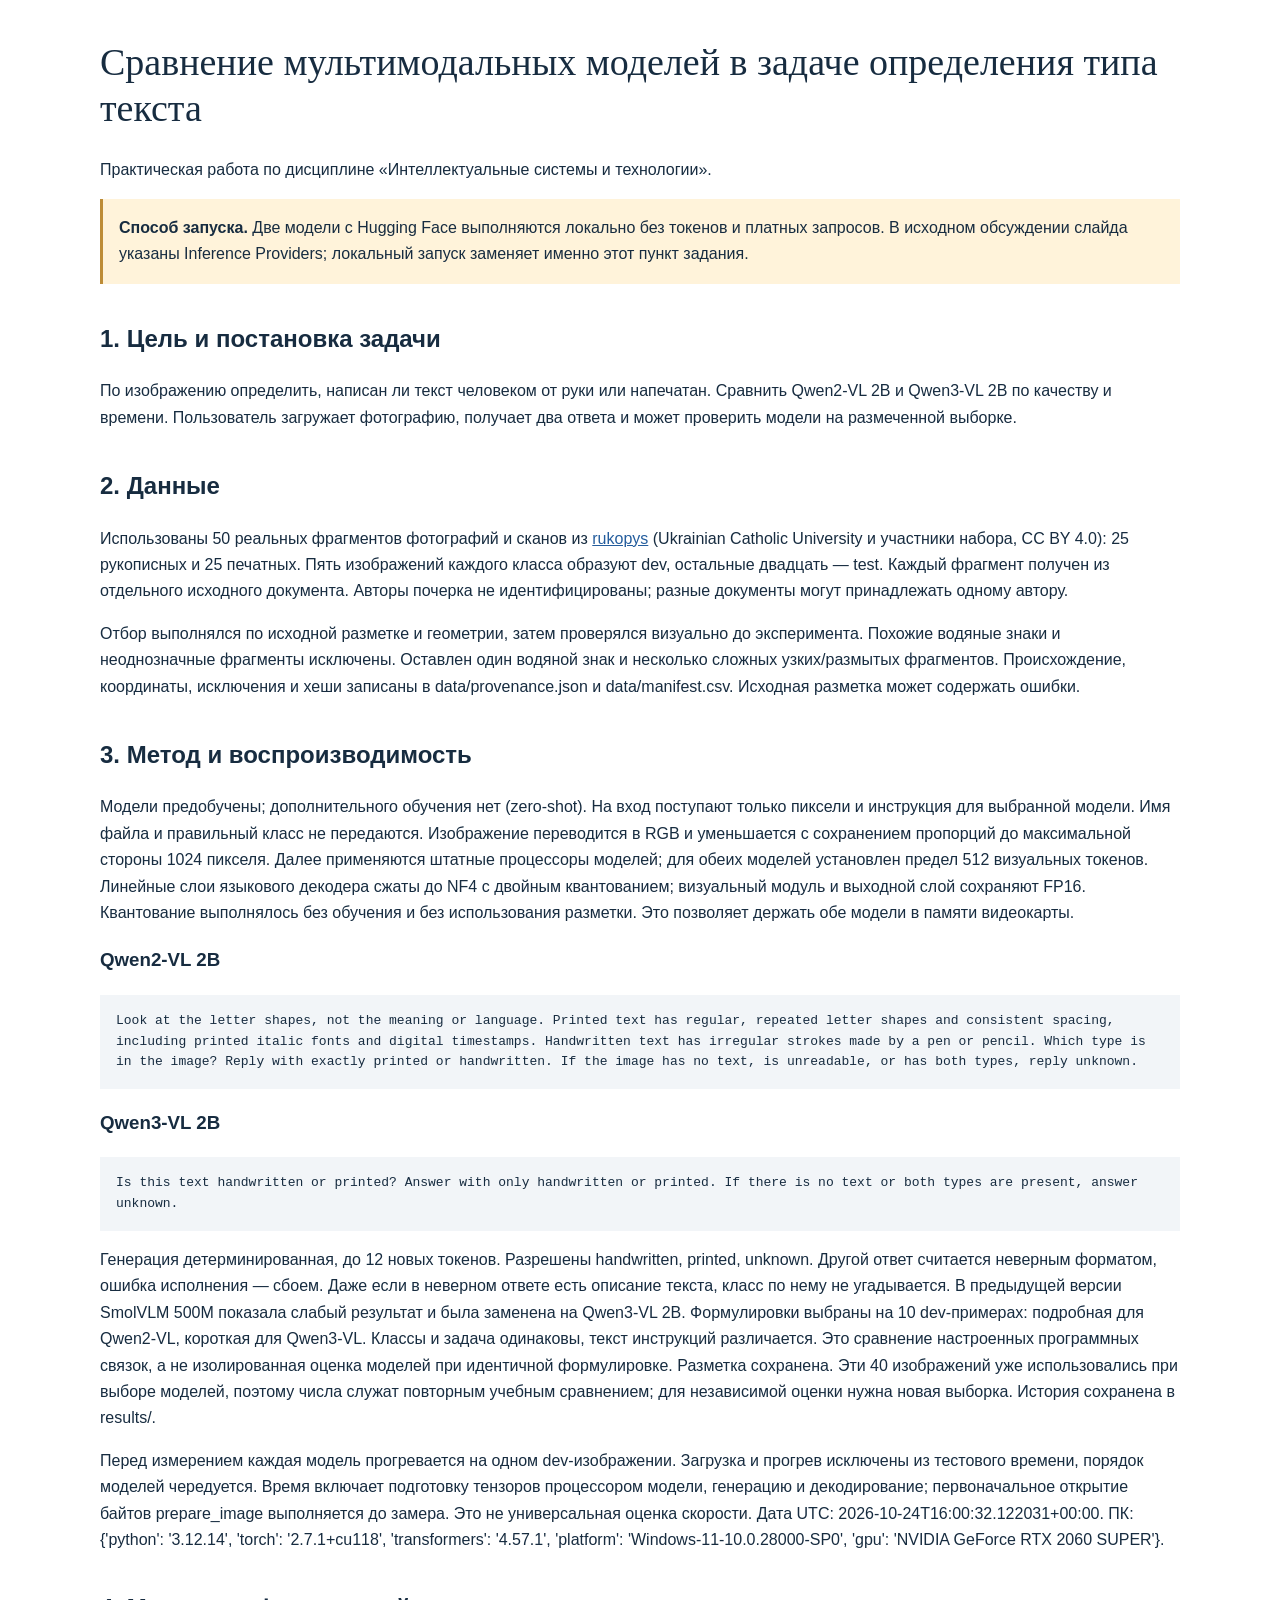
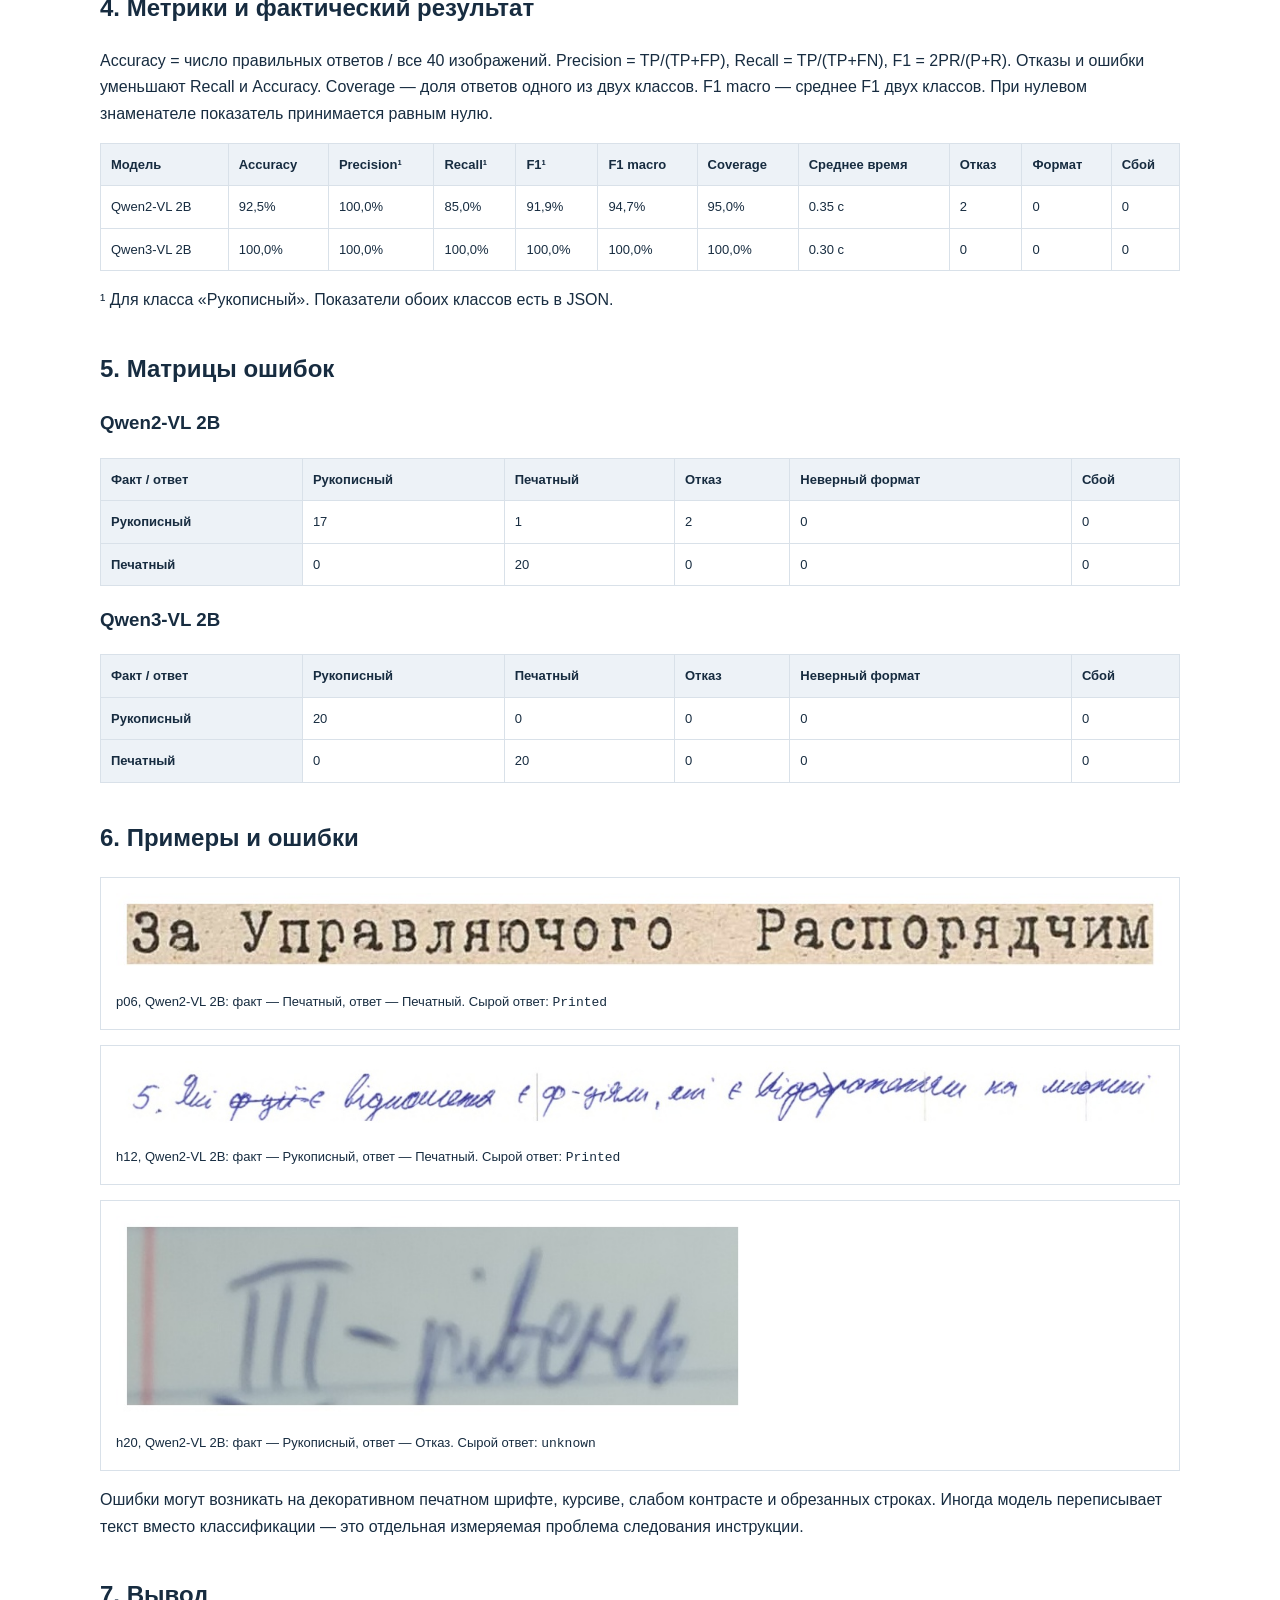
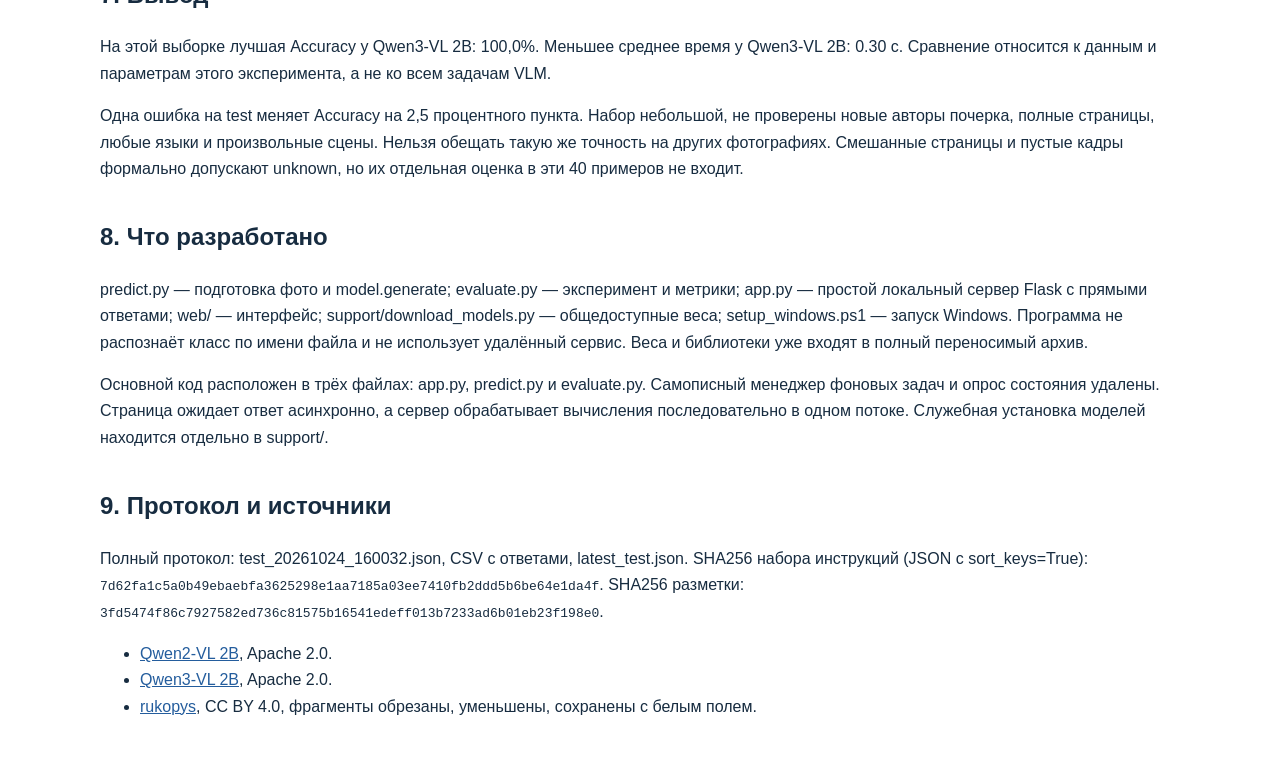
<file: docs/Отчет.html>
<!doctype html><html lang="ru"><meta charset="utf-8"><meta name="viewport" content="width=device-width,initial-scale=1"><title>Отчёт — классификация текста</title><style>body{font:16px/1.65 "Segoe UI",Arial,sans-serif;color:#172c40;max-width:1080px;margin:40px auto;padding:0 25px}h1{font:38px/1.2 Georgia,serif}h2{margin-top:35px}a{color:#245d9d}.callout{background:#fff3da;padding:16px;border-left:3px solid #bd8c37}table{border-collapse:collapse;width:100%;font-size:13px}td,th{padding:10px;text-align:left;border:1px solid #d9e1e9}th{background:#edf2f7}.scroll{overflow:auto}pre,code{white-space:pre-wrap;overflow-wrap:anywhere;font:13px/1.6 Consolas,monospace}pre{padding:16px;background:#f2f5f8}img{max-width:100%;max-height:200px}figure{padding:15px;border:1px solid #d9e1e9;margin:15px 0}figcaption{font-size:13px;margin-top:8px}@media print{body{margin:0;padding:0;font-size:11pt}h2{break-after:avoid}figure,table{break-inside:avoid}h1{font-size:26pt}.callout{background:white}}</style><body>

<h1>Сравнение мультимодальных моделей в задаче определения типа текста</h1>
<p>Практическая работа по дисциплине «Интеллектуальные системы и технологии».</p>
<div class="callout"><strong>Способ запуска.</strong> Две модели с Hugging Face выполняются
локально без токенов и платных запросов. В исходном обсуждении слайда указаны
Inference Providers; локальный запуск заменяет именно этот пункт задания.</div>
<h2>1. Цель и постановка задачи</h2>
<p>По изображению определить, написан ли текст человеком от руки или напечатан.
Сравнить Qwen2-VL 2B и Qwen3-VL 2B по качеству и времени. Пользователь загружает
фотографию, получает два ответа и может проверить модели на размеченной выборке.</p>
<h2>2. Данные</h2>
<p>Использованы 50 реальных фрагментов фотографий и сканов из
<a href="https://huggingface.co/datasets/UkrainianCatholicUniversity/rukopys">rukopys</a>
(Ukrainian Catholic University и участники набора, CC BY 4.0): 25 рукописных и
25 печатных. Пять изображений каждого класса образуют dev, остальные двадцать — test.
Каждый фрагмент получен из отдельного исходного документа. Авторы почерка не
идентифицированы; разные документы могут принадлежать одному автору.</p>
<p>Отбор выполнялся по исходной разметке и геометрии, затем проверялся визуально
до эксперимента. Похожие водяные знаки и неоднозначные фрагменты исключены.
Оставлен один водяной знак и несколько сложных узких/размытых фрагментов.
Происхождение, координаты, исключения и хеши записаны в data/provenance.json
и data/manifest.csv. Исходная разметка может содержать ошибки.</p>
<h2>3. Метод и воспроизводимость</h2>
<p>Модели предобучены; дополнительного обучения нет (zero-shot). На вход поступают
только пиксели и инструкция для выбранной модели. Имя файла и правильный класс не
передаются. Изображение переводится в RGB и уменьшается с сохранением пропорций
до максимальной стороны 1024 пикселя. Далее применяются штатные процессоры моделей;
для обеих моделей установлен предел 512 визуальных токенов. Линейные слои
языкового декодера сжаты до NF4 с двойным квантованием; визуальный модуль и
выходной слой сохраняют FP16. Квантование выполнялось без обучения и без
использования разметки. Это позволяет держать обе модели в памяти видеокарты.</p>
<h3>Qwen2-VL 2B</h3><pre>Look at the letter shapes, not the meaning or language. Printed text has regular, repeated letter shapes and consistent spacing, including printed italic fonts and digital timestamps. Handwritten text has irregular strokes made by a pen or pencil. Which type is in the image? Reply with exactly printed or handwritten. If the image has no text, is unreadable, or has both types, reply unknown.</pre><h3>Qwen3-VL 2B</h3><pre>Is this text handwritten or printed? Answer with only handwritten or printed. If there is no text or both types are present, answer unknown.</pre>
<p>Генерация детерминированная, до 12 новых токенов. Разрешены handwritten, printed,
unknown. Другой ответ считается неверным форматом, ошибка исполнения — сбоем.
Даже если в неверном ответе есть описание текста, класс по нему не угадывается.
В предыдущей версии SmolVLM 500M показала слабый результат и была заменена
на Qwen3-VL 2B. Формулировки выбраны на 10 dev-примерах: подробная для Qwen2-VL,
короткая для Qwen3-VL. Классы и задача одинаковы, текст инструкций различается.
Это сравнение настроенных программных связок, а не изолированная оценка моделей
при идентичной формулировке. Разметка сохранена. Эти 40 изображений уже
использовались при выборе моделей, поэтому числа служат повторным учебным
сравнением; для независимой оценки нужна новая выборка. История сохранена в results/.</p>
<p>Перед измерением каждая модель прогревается на одном dev-изображении. Загрузка
и прогрев исключены из тестового времени, порядок моделей чередуется. Время включает
подготовку тензоров процессором модели, генерацию и декодирование; первоначальное
открытие байтов prepare_image выполняется до замера. Это не универсальная оценка скорости.
Дата UTC: 2026-10-24T16:00:32.122031+00:00. ПК: {&#x27;python&#x27;: &#x27;3.12.14&#x27;, &#x27;torch&#x27;: &#x27;2.7.1+cu118&#x27;, &#x27;transformers&#x27;: &#x27;4.57.1&#x27;, &#x27;platform&#x27;: &#x27;Windows-11-10.0.28000-SP0&#x27;, &#x27;gpu&#x27;: &#x27;NVIDIA GeForce RTX 2060 SUPER&#x27;}.</p>
<h2>4. Метрики и фактический результат</h2>
<p>Accuracy = число правильных ответов / все 40 изображений. Precision = TP/(TP+FP),
Recall = TP/(TP+FN), F1 = 2PR/(P+R). Отказы и ошибки уменьшают Recall и Accuracy.
Coverage — доля ответов одного из двух классов. F1 macro — среднее F1 двух классов.
При нулевом знаменателе показатель принимается равным нулю.</p>
<div class="scroll"><table><tr><th>Модель</th><th>Accuracy</th><th>Precision¹</th><th>Recall¹</th><th>F1¹</th><th>F1 macro</th><th>Coverage</th><th>Среднее время</th><th>Отказ</th><th>Формат</th><th>Сбой</th></tr><tr><td>Qwen2-VL 2B</td><td>92,5%</td><td>100,0%</td><td>85,0%</td><td>91,9%</td><td>94,7%</td><td>95,0%</td><td>0.35 с</td><td>2</td><td>0</td><td>0</td></tr><tr><td>Qwen3-VL 2B</td><td>100,0%</td><td>100,0%</td><td>100,0%</td><td>100,0%</td><td>100,0%</td><td>100,0%</td><td>0.30 с</td><td>0</td><td>0</td><td>0</td></tr></table></div><p>¹ Для класса «Рукописный». Показатели обоих классов есть в JSON.</p>
<h2>5. Матрицы ошибок</h2><h3>Qwen2-VL 2B</h3><div class="scroll"><table><tr><th>Факт / ответ</th><th>Рукописный</th><th>Печатный</th><th>Отказ</th><th>Неверный формат</th><th>Сбой</th></tr><tr><th>Рукописный</th><td>17</td><td>1</td><td>2</td><td>0</td><td>0</td></tr><tr><th>Печатный</th><td>0</td><td>20</td><td>0</td><td>0</td><td>0</td></tr></table></div><h3>Qwen3-VL 2B</h3><div class="scroll"><table><tr><th>Факт / ответ</th><th>Рукописный</th><th>Печатный</th><th>Отказ</th><th>Неверный формат</th><th>Сбой</th></tr><tr><th>Рукописный</th><td>20</td><td>0</td><td>0</td><td>0</td><td>0</td></tr><tr><th>Печатный</th><td>0</td><td>20</td><td>0</td><td>0</td><td>0</td></tr></table></div>
<h2>6. Примеры и ошибки</h2><figure><img src="[data-uri]" alt="Пример p06"><figcaption>p06, Qwen2-VL 2B: факт — Печатный, ответ — Печатный. Сырой ответ: <code>Printed</code></figcaption></figure><figure><img src="[data-uri]" alt="Пример h12"><figcaption>h12, Qwen2-VL 2B: факт — Рукописный, ответ — Печатный. Сырой ответ: <code>Printed</code></figcaption></figure><figure><img src="[data-uri]" alt="Пример h20"><figcaption>h20, Qwen2-VL 2B: факт — Рукописный, ответ — Отказ. Сырой ответ: <code>unknown</code></figcaption></figure>
<p>Ошибки могут возникать на декоративном печатном шрифте, курсиве, слабом контрасте
и обрезанных строках. Иногда модель переписывает текст вместо классификации —
это отдельная измеряемая проблема следования инструкции.</p>
<h2>7. Вывод</h2><p>На этой выборке лучшая Accuracy у Qwen3-VL 2B: 100,0%. Меньшее среднее время у Qwen3-VL 2B: 0.30 с. Сравнение относится к данным и параметрам этого эксперимента, а не ко всем задачам VLM.</p>
<p>Одна ошибка на test меняет Accuracy на 2,5 процентного пункта. Набор небольшой,
не проверены новые авторы почерка, полные страницы, любые языки и произвольные сцены.
Нельзя обещать такую же точность на других фотографиях. Смешанные страницы и пустые
кадры формально допускают unknown, но их отдельная оценка в эти 40 примеров не входит.</p>
<h2>8. Что разработано</h2>
<p>predict.py — подготовка фото и model.generate; evaluate.py — эксперимент и метрики;
app.py — простой локальный сервер Flask с прямыми ответами; web/ — интерфейс;
support/download_models.py —
общедоступные веса; setup_windows.ps1 — запуск Windows. Программа не распознаёт класс
по имени файла и не использует удалённый сервис. Веса и библиотеки уже входят
в полный переносимый архив.</p>
<p>Основной код расположен в трёх файлах: app.py, predict.py и evaluate.py.
Самописный менеджер фоновых задач и опрос состояния удалены. Страница ожидает
ответ асинхронно, а сервер обрабатывает вычисления последовательно в одном потоке.
Служебная установка моделей находится отдельно в support/.</p>
<h2>9. Протокол и источники</h2>
<p>Полный протокол: test_20261024_160032.json, CSV с ответами, latest_test.json.
SHA256 набора инструкций (JSON с sort_keys=True): <code>7d62fa1c5a0b49ebaebfa3625298e1aa7185a03ee7410fb2ddd5b6be64e1da4f</code>.
SHA256 разметки: <code>3fd5474f86c7927582ed736c81575b16541edeff013b7233ad6b01eb23f198e0</code>.</p>
<ul><li><a href="https://huggingface.co/Qwen/Qwen2-VL-2B-Instruct">Qwen2-VL 2B</a>, Apache 2.0.</li>
<li><a href="https://huggingface.co/Qwen/Qwen3-VL-2B-Instruct">Qwen3-VL 2B</a>, Apache 2.0.</li>
<li><a href="https://huggingface.co/datasets/UkrainianCatholicUniversity/rukopys">rukopys</a>, CC BY 4.0,
фрагменты обрезаны, уменьшены, сохранены с белым полем.</li></ul>
</body></html>
</file>
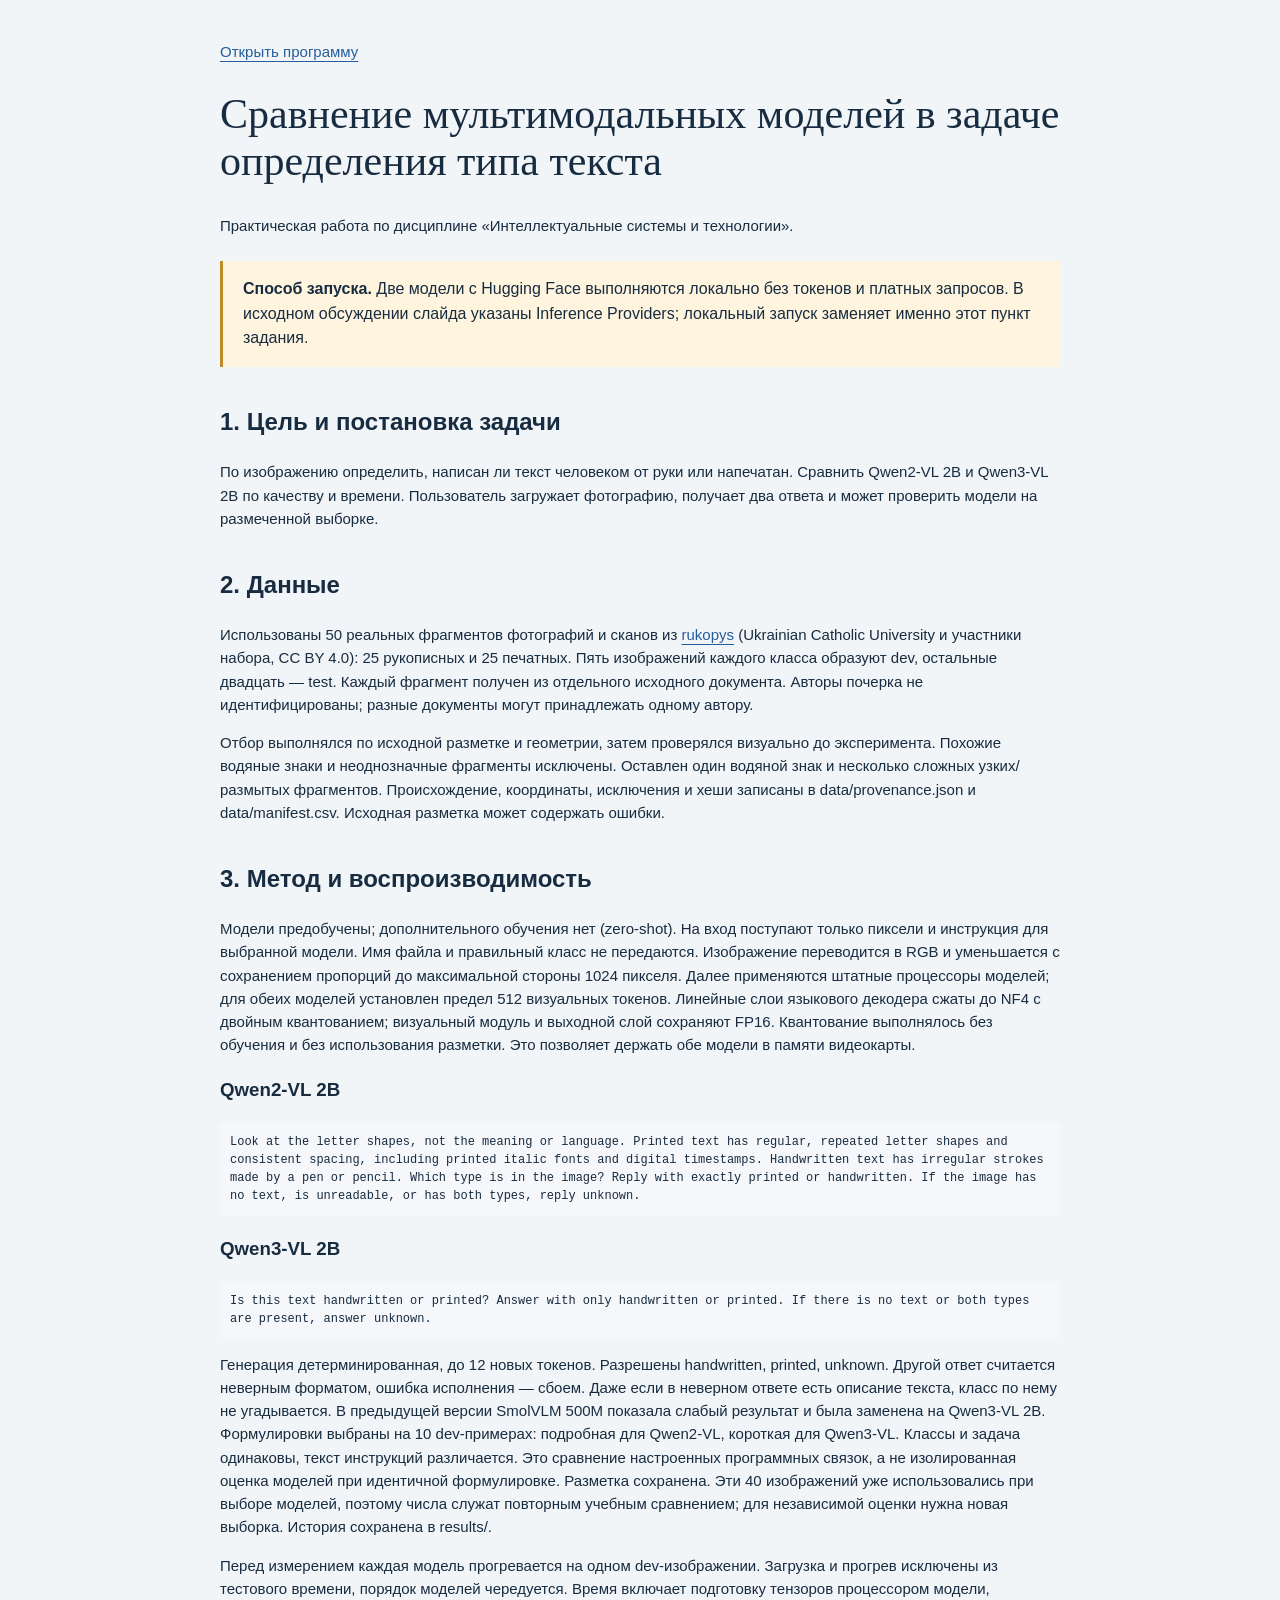
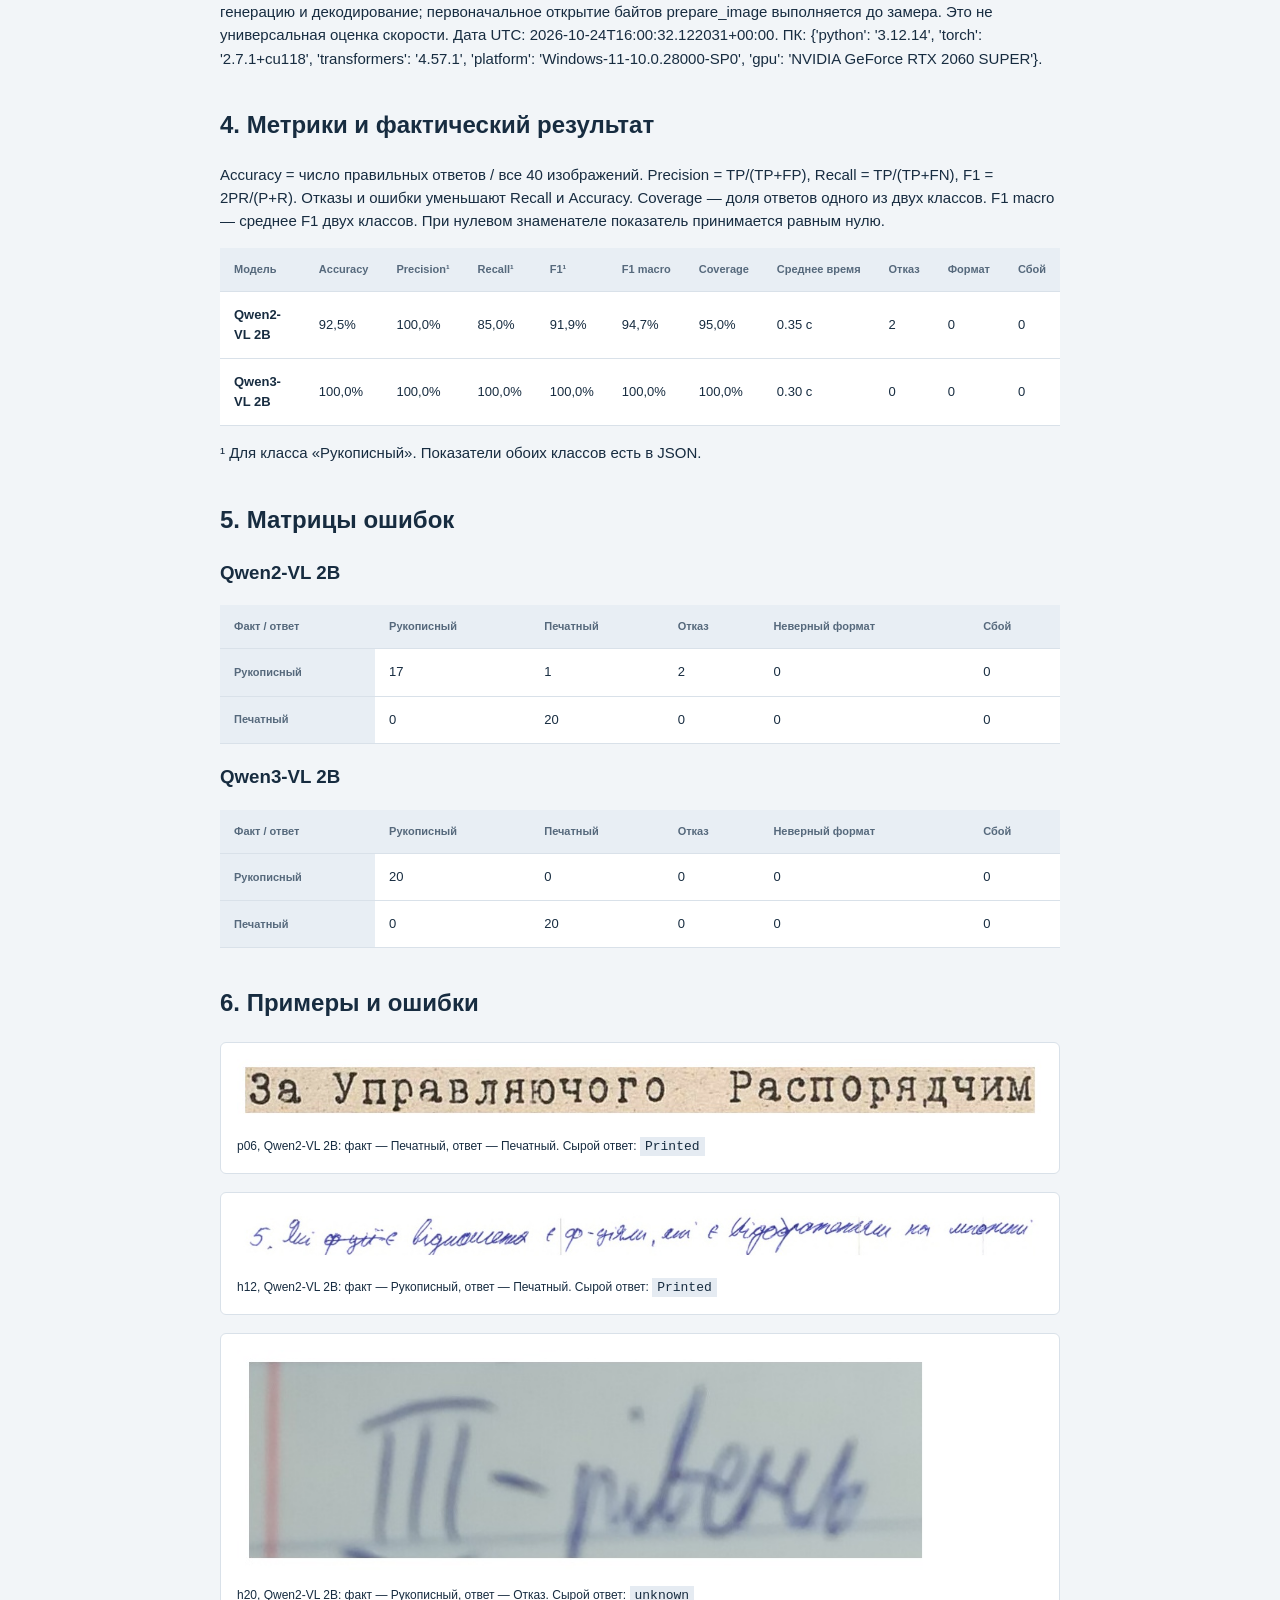
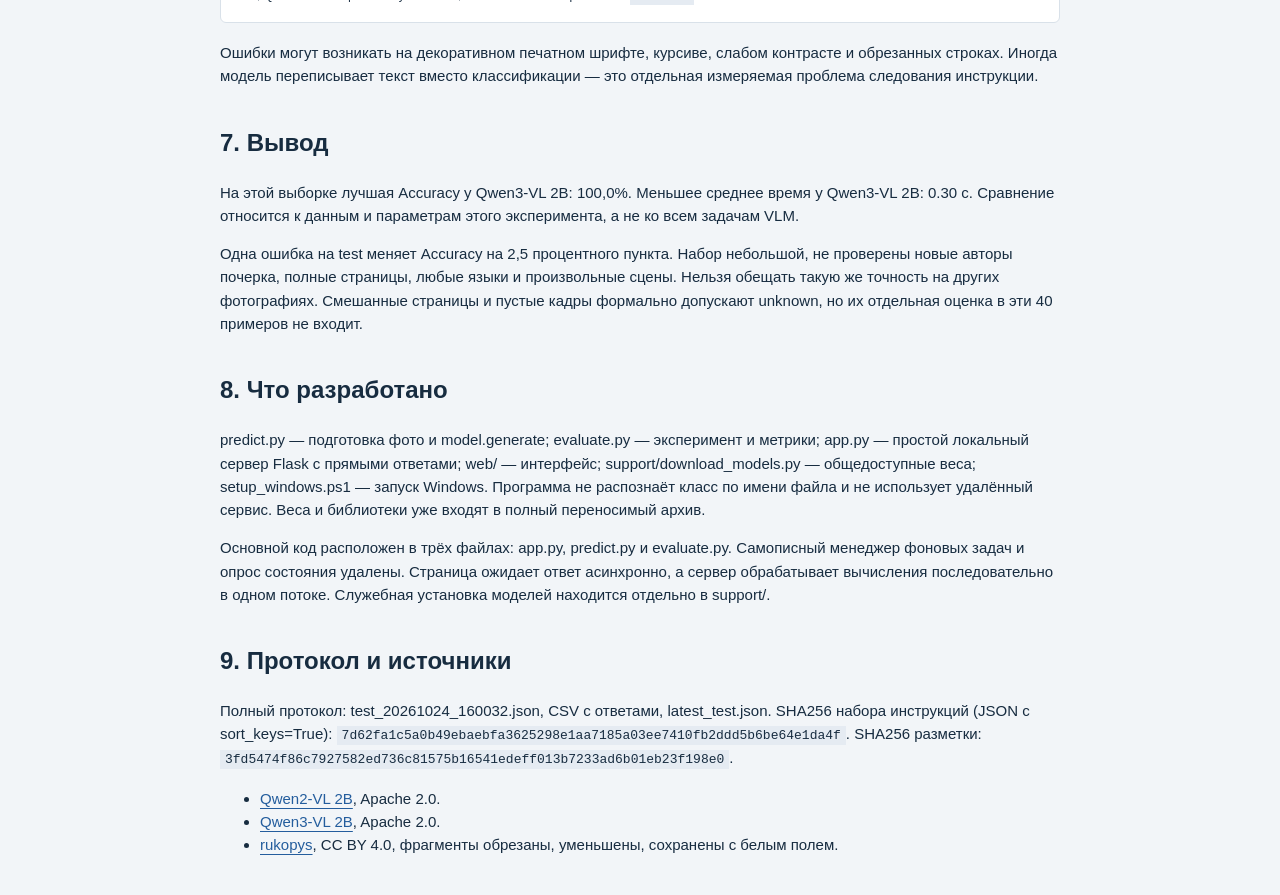
<file: web/guide.html>
<!doctype html><html lang="ru"><meta charset="utf-8"><meta name="viewport" content="width=device-width,initial-scale=1"><title>Материалы для защиты</title><link rel="stylesheet" href="/web/style.css"><body><main class="guide">
<p><a href="/">Открыть программу</a></p>
<h1>Сравнение мультимодальных моделей в задаче определения типа текста</h1>
<p>Практическая работа по дисциплине «Интеллектуальные системы и технологии».</p>
<div class="callout"><strong>Способ запуска.</strong> Две модели с Hugging Face выполняются
локально без токенов и платных запросов. В исходном обсуждении слайда указаны
Inference Providers; локальный запуск заменяет именно этот пункт задания.</div>
<h2>1. Цель и постановка задачи</h2>
<p>По изображению определить, написан ли текст человеком от руки или напечатан.
Сравнить Qwen2-VL 2B и Qwen3-VL 2B по качеству и времени. Пользователь загружает
фотографию, получает два ответа и может проверить модели на размеченной выборке.</p>
<h2>2. Данные</h2>
<p>Использованы 50 реальных фрагментов фотографий и сканов из
<a href="https://huggingface.co/datasets/UkrainianCatholicUniversity/rukopys">rukopys</a>
(Ukrainian Catholic University и участники набора, CC BY 4.0): 25 рукописных и
25 печатных. Пять изображений каждого класса образуют dev, остальные двадцать — test.
Каждый фрагмент получен из отдельного исходного документа. Авторы почерка не
идентифицированы; разные документы могут принадлежать одному автору.</p>
<p>Отбор выполнялся по исходной разметке и геометрии, затем проверялся визуально
до эксперимента. Похожие водяные знаки и неоднозначные фрагменты исключены.
Оставлен один водяной знак и несколько сложных узких/размытых фрагментов.
Происхождение, координаты, исключения и хеши записаны в data/provenance.json
и data/manifest.csv. Исходная разметка может содержать ошибки.</p>
<h2>3. Метод и воспроизводимость</h2>
<p>Модели предобучены; дополнительного обучения нет (zero-shot). На вход поступают
только пиксели и инструкция для выбранной модели. Имя файла и правильный класс не
передаются. Изображение переводится в RGB и уменьшается с сохранением пропорций
до максимальной стороны 1024 пикселя. Далее применяются штатные процессоры моделей;
для обеих моделей установлен предел 512 визуальных токенов. Линейные слои
языкового декодера сжаты до NF4 с двойным квантованием; визуальный модуль и
выходной слой сохраняют FP16. Квантование выполнялось без обучения и без
использования разметки. Это позволяет держать обе модели в памяти видеокарты.</p>
<h3>Qwen2-VL 2B</h3><pre>Look at the letter shapes, not the meaning or language. Printed text has regular, repeated letter shapes and consistent spacing, including printed italic fonts and digital timestamps. Handwritten text has irregular strokes made by a pen or pencil. Which type is in the image? Reply with exactly printed or handwritten. If the image has no text, is unreadable, or has both types, reply unknown.</pre><h3>Qwen3-VL 2B</h3><pre>Is this text handwritten or printed? Answer with only handwritten or printed. If there is no text or both types are present, answer unknown.</pre>
<p>Генерация детерминированная, до 12 новых токенов. Разрешены handwritten, printed,
unknown. Другой ответ считается неверным форматом, ошибка исполнения — сбоем.
Даже если в неверном ответе есть описание текста, класс по нему не угадывается.
В предыдущей версии SmolVLM 500M показала слабый результат и была заменена
на Qwen3-VL 2B. Формулировки выбраны на 10 dev-примерах: подробная для Qwen2-VL,
короткая для Qwen3-VL. Классы и задача одинаковы, текст инструкций различается.
Это сравнение настроенных программных связок, а не изолированная оценка моделей
при идентичной формулировке. Разметка сохранена. Эти 40 изображений уже
использовались при выборе моделей, поэтому числа служат повторным учебным
сравнением; для независимой оценки нужна новая выборка. История сохранена в results/.</p>
<p>Перед измерением каждая модель прогревается на одном dev-изображении. Загрузка
и прогрев исключены из тестового времени, порядок моделей чередуется. Время включает
подготовку тензоров процессором модели, генерацию и декодирование; первоначальное
открытие байтов prepare_image выполняется до замера. Это не универсальная оценка скорости.
Дата UTC: 2026-10-24T16:00:32.122031+00:00. ПК: {&#x27;python&#x27;: &#x27;3.12.14&#x27;, &#x27;torch&#x27;: &#x27;2.7.1+cu118&#x27;, &#x27;transformers&#x27;: &#x27;4.57.1&#x27;, &#x27;platform&#x27;: &#x27;Windows-11-10.0.28000-SP0&#x27;, &#x27;gpu&#x27;: &#x27;NVIDIA GeForce RTX 2060 SUPER&#x27;}.</p>
<h2>4. Метрики и фактический результат</h2>
<p>Accuracy = число правильных ответов / все 40 изображений. Precision = TP/(TP+FP),
Recall = TP/(TP+FN), F1 = 2PR/(P+R). Отказы и ошибки уменьшают Recall и Accuracy.
Coverage — доля ответов одного из двух классов. F1 macro — среднее F1 двух классов.
При нулевом знаменателе показатель принимается равным нулю.</p>
<div class="scroll"><table><tr><th>Модель</th><th>Accuracy</th><th>Precision¹</th><th>Recall¹</th><th>F1¹</th><th>F1 macro</th><th>Coverage</th><th>Среднее время</th><th>Отказ</th><th>Формат</th><th>Сбой</th></tr><tr><td>Qwen2-VL 2B</td><td>92,5%</td><td>100,0%</td><td>85,0%</td><td>91,9%</td><td>94,7%</td><td>95,0%</td><td>0.35 с</td><td>2</td><td>0</td><td>0</td></tr><tr><td>Qwen3-VL 2B</td><td>100,0%</td><td>100,0%</td><td>100,0%</td><td>100,0%</td><td>100,0%</td><td>100,0%</td><td>0.30 с</td><td>0</td><td>0</td><td>0</td></tr></table></div><p>¹ Для класса «Рукописный». Показатели обоих классов есть в JSON.</p>
<h2>5. Матрицы ошибок</h2><h3>Qwen2-VL 2B</h3><div class="scroll"><table><tr><th>Факт / ответ</th><th>Рукописный</th><th>Печатный</th><th>Отказ</th><th>Неверный формат</th><th>Сбой</th></tr><tr><th>Рукописный</th><td>17</td><td>1</td><td>2</td><td>0</td><td>0</td></tr><tr><th>Печатный</th><td>0</td><td>20</td><td>0</td><td>0</td><td>0</td></tr></table></div><h3>Qwen3-VL 2B</h3><div class="scroll"><table><tr><th>Факт / ответ</th><th>Рукописный</th><th>Печатный</th><th>Отказ</th><th>Неверный формат</th><th>Сбой</th></tr><tr><th>Рукописный</th><td>20</td><td>0</td><td>0</td><td>0</td><td>0</td></tr><tr><th>Печатный</th><td>0</td><td>20</td><td>0</td><td>0</td><td>0</td></tr></table></div>
<h2>6. Примеры и ошибки</h2><figure><img src="[data-uri]" alt="Пример p06"><figcaption>p06, Qwen2-VL 2B: факт — Печатный, ответ — Печатный. Сырой ответ: <code>Printed</code></figcaption></figure><figure><img src="[data-uri]" alt="Пример h12"><figcaption>h12, Qwen2-VL 2B: факт — Рукописный, ответ — Печатный. Сырой ответ: <code>Printed</code></figcaption></figure><figure><img src="[data-uri]" alt="Пример h20"><figcaption>h20, Qwen2-VL 2B: факт — Рукописный, ответ — Отказ. Сырой ответ: <code>unknown</code></figcaption></figure>
<p>Ошибки могут возникать на декоративном печатном шрифте, курсиве, слабом контрасте
и обрезанных строках. Иногда модель переписывает текст вместо классификации —
это отдельная измеряемая проблема следования инструкции.</p>
<h2>7. Вывод</h2><p>На этой выборке лучшая Accuracy у Qwen3-VL 2B: 100,0%. Меньшее среднее время у Qwen3-VL 2B: 0.30 с. Сравнение относится к данным и параметрам этого эксперимента, а не ко всем задачам VLM.</p>
<p>Одна ошибка на test меняет Accuracy на 2,5 процентного пункта. Набор небольшой,
не проверены новые авторы почерка, полные страницы, любые языки и произвольные сцены.
Нельзя обещать такую же точность на других фотографиях. Смешанные страницы и пустые
кадры формально допускают unknown, но их отдельная оценка в эти 40 примеров не входит.</p>
<h2>8. Что разработано</h2>
<p>predict.py — подготовка фото и model.generate; evaluate.py — эксперимент и метрики;
app.py — простой локальный сервер Flask с прямыми ответами; web/ — интерфейс;
support/download_models.py —
общедоступные веса; setup_windows.ps1 — запуск Windows. Программа не распознаёт класс
по имени файла и не использует удалённый сервис. Веса и библиотеки уже входят
в полный переносимый архив.</p>
<p>Основной код расположен в трёх файлах: app.py, predict.py и evaluate.py.
Самописный менеджер фоновых задач и опрос состояния удалены. Страница ожидает
ответ асинхронно, а сервер обрабатывает вычисления последовательно в одном потоке.
Служебная установка моделей находится отдельно в support/.</p>
<h2>9. Протокол и источники</h2>
<p>Полный протокол: test_20261024_160032.json, CSV с ответами, latest_test.json.
SHA256 набора инструкций (JSON с sort_keys=True): <code>7d62fa1c5a0b49ebaebfa3625298e1aa7185a03ee7410fb2ddd5b6be64e1da4f</code>.
SHA256 разметки: <code>3fd5474f86c7927582ed736c81575b16541edeff013b7233ad6b01eb23f198e0</code>.</p>
<ul><li><a href="https://huggingface.co/Qwen/Qwen2-VL-2B-Instruct">Qwen2-VL 2B</a>, Apache 2.0.</li>
<li><a href="https://huggingface.co/Qwen/Qwen3-VL-2B-Instruct">Qwen3-VL 2B</a>, Apache 2.0.</li>
<li><a href="https://huggingface.co/datasets/UkrainianCatholicUniversity/rukopys">rukopys</a>, CC BY 4.0,
фрагменты обрезаны, уменьшены, сохранены с белым полем.</li></ul>
</main></body></html>
</file>
<file: web/style.css>
:root{color-scheme:light;--bg:#f2f5f8;--ink:#172c40;--muted:#56697c;--blue:#245d9d;--line:#d9e1e9;--green:#277458}*{box-sizing:border-box}body{margin:0;background:var(--bg);color:var(--ink);font:16px/1.55 "Segoe UI",Arial,sans-serif}button,input{font:inherit}button,a,label{touch-action:manipulation}a{color:var(--blue);text-underline-offset:4px}button{cursor:pointer}button:disabled{cursor:default;opacity:.5}button:focus-visible,a:focus-visible,.dropzone:focus-within{outline:3px solid #c18b28;outline-offset:4px}.topbar{max-width:1240px;padding:24px 40px;margin:auto;display:flex;align-items:center;justify-content:space-between;gap:20px;border-bottom:1px solid var(--line)}.brand{text-decoration:none;color:var(--ink);font-size:19px;font-weight:700}.brand span{display:block;font-size:12px;font-weight:400;color:var(--muted);margin-top:2px}.topbar>a:last-child{font-size:14px}main{max-width:1240px;margin:auto;padding:0 40px}.intro{display:flex;align-items:center;justify-content:space-between;gap:50px;padding:42px 0 36px}.intro h1{font:normal 52px/1.05 Georgia,serif;letter-spacing:-1.5px;margin:0 0 18px}.intro p{margin:0;max-width:480px;color:var(--muted)}.local-note{font-size:14px;max-width:330px;padding-left:18px;border-left:2px solid #a7c8ba}.local-note small{display:block;color:var(--muted);font-size:13px;margin-top:8px}.dot{display:inline-block;width:8px;height:8px;background:var(--green);border-radius:50%;margin-right:8px}.workspace{display:grid;grid-template-columns:1fr 1fr;gap:36px;background:white;padding:30px 32px;border-radius:16px;box-shadow:0 8px 30px #1c355008}.workspace h2{font-size:18px;margin:0 0 18px;font-weight:600}.dropzone{position:relative;display:flex;min-height:250px;align-items:center;justify-content:center;overflow:hidden;background:#f7f9fb;border:1.5px dashed #a9bacb;border-radius:8px;text-align:center;cursor:pointer}.dropzone.drag{background:#e5eff9;border-color:var(--blue)}.dropzone input{position:absolute;width:1px;height:1px;opacity:0}.dropzone strong,.dropzone span,.dropzone small{display:block}.upload-symbol{font-size:36px;color:#6a85a0;margin-bottom:4px}.dropzone strong{font-weight:600;font-size:17px}.dropzone span:not(.upload-symbol){font-size:14px;color:var(--muted);margin-top:2px}.dropzone small{font-size:12px;color:var(--muted);margin:16px 0 25px}.dropzone img{max-width:100%;max-height:300px;object-fit:contain;padding:14px}.fileline{display:flex;justify-content:space-between;align-items:center;gap:8px;min-height:40px;font-size:12px;color:var(--muted)}#filename{overflow:hidden;text-overflow:ellipsis;white-space:nowrap}.text-button{padding:4px;background:none;border:0;color:var(--blue);font-size:12px;flex-shrink:0}.primary,.secondary{padding:12px 20px;border-radius:6px;font-weight:600;font-size:14px}.primary{width:100%;border:1px solid var(--blue);background:var(--blue);color:white}.primary:hover:enabled{background:#17477f}.secondary{background:white;border:1px solid #a5b7cb;color:var(--blue)}.secondary:hover:enabled{background:#eaf1f8}.hint{font-size:12px;color:var(--muted);margin:10px 0 24px}.examples-head{display:flex;justify-content:space-between;align-items:center;gap:12px;margin-bottom:10px}.examples-head h3{margin:0;font-size:13px;font-weight:600}.examples-head span{font-size:10px;color:var(--muted)}.examples{display:grid;grid-template-columns:repeat(4,1fr);gap:8px}.example{background:white;padding:5px;border:1px solid var(--line);border-radius:5px;text-align:left}.example img{display:block;width:100%;height:44px;object-fit:contain;background:#f8fafc}.example span{display:block;font-size:10px;color:var(--muted);margin:4px 0 0}.example.selected{border-color:var(--blue);box-shadow:0 0 0 1px var(--blue)}.answers-panel{border-left:1px solid var(--line);padding-left:32px}.section-title{display:flex;align-items:center;justify-content:space-between;gap:12px;margin-bottom:20px}.section-title h2{margin:0}.badge{background:#edf2f7;color:var(--muted);padding:4px 9px;border-radius:4px;font-size:11px;white-space:nowrap}.badge.agree{color:var(--green);background:#e8f3ed}.answer{padding:18px 0 22px;border-bottom:1px solid var(--line)}.model-heading{display:flex;justify-content:space-between;gap:15px;align-items:center}.model-heading h3{font-size:16px;margin:0;font-weight:500}.model-heading h3 b{font-weight:700}.model-heading>span{font-size:12px;color:var(--muted)}.answer-value{font-size:28px;line-height:1.25;margin-top:15px;font-weight:600;overflow-wrap:anywhere}.answer-value.good{color:var(--green)}.answer p{margin:7px 0 0;font-size:12px;color:var(--muted)}details{font-size:12px;margin-top:10px}summary{cursor:pointer;color:var(--blue)}pre{white-space:pre-wrap;overflow-wrap:anywhere;font:12px/1.5 Consolas,monospace;background:#f5f7fa;padding:10px;border-radius:4px}.method-note{margin-top:22px}.method-note h3{font-size:13px;font-weight:600;margin:0 0 6px}.method-note p{font-size:12px;color:var(--muted);margin:0;max-width:420px}.progress-panel{margin-top:22px;background:#edf4fb;padding:16px;border-radius:6px}.status-line{display:flex;gap:10px;align-items:center;font-size:13px}.progress-panel small{display:block;font-size:11px;color:var(--muted);margin-top:4px}progress{display:block;width:100%;height:7px;margin-top:15px;accent-color:var(--blue)}.spinner{display:inline-block;width:14px;height:14px;flex-shrink:0;border:2px solid #b7cce1;border-top-color:var(--blue);border-radius:50%;animation:spin 1s linear infinite}@keyframes spin{to{transform:rotate(360deg)}}.error{background:#fff1ef;color:#a23326;padding:12px 14px;font-size:13px;border-radius:6px;overflow-wrap:anywhere}.experiment{margin-top:36px;padding:28px 0 0}.experiment-heading{display:flex;justify-content:space-between;align-items:center;gap:20px}.experiment h2{font-size:24px;margin:0}.experiment-heading p{font-size:13px;color:var(--muted);margin:5px 0 0}.report-caption{color:var(--muted);font-size:12px;margin:25px 0 10px}.table-scroll{overflow-x:auto}table{width:100%;border-collapse:collapse;background:white;font-size:13px}th,td{text-align:left;padding:13px 14px;border-bottom:1px solid var(--line);white-space:nowrap}th{font-size:11px;color:var(--muted);font-weight:600;background:#e8eef4}td:first-child{font-weight:600}td.good{color:var(--green)}.matrices{display:grid;grid-template-columns:1fr 1fr;gap:24px;margin-top:24px}.matrix h3{font-size:14px;margin:0 0 8px}.matrix p{font-size:11px;color:var(--muted);margin-top:7px}.matrix th,.matrix td{font-size:11px;padding:9px 7px;white-space:normal}.matrix .correct{background:#e3f1e9;color:#1c6148}.matrix .wrong{background:#fff2df;color:#8a5312}.report-links{display:flex;gap:22px;font-size:12px;margin-top:18px}.all-predictions{margin-top:20px}.all-predictions summary{font-size:13px;margin-bottom:12px}.footnote{font-size:12px;color:var(--muted);max-width:780px;margin-top:20px}footer{font-size:11px;color:var(--muted);margin:34px 0 26px;display:flex;justify-content:space-between;gap:18px}.guide{max-width:900px;margin:40px auto;padding:0 30px}.guide h1{font:42px/1.12 Georgia,serif}.guide h2{margin-top:36px}.guide p,.guide li{font-size:15px}.callout{background:#fff5df;border-left:3px solid #c18b28;padding:16px 20px;margin:24px 0}.guide code{font-size:13px;background:#e5ebf2;padding:2px 5px}.guide table{font-size:13px}.guide table td{white-space:normal}body [hidden]{display:none!important}@media(max-width:900px){main{padding:0 22px}.topbar{padding:18px 22px}.intro h1{font-size:44px}.workspace{gap:24px;padding:24px}.answers-panel{padding-left:24px}.section-title{align-items:flex-start;flex-direction:column;gap:8px}.matrices{grid-template-columns:1fr}}@media(max-width:650px){body{font-size:15px}.topbar{align-items:flex-start}.brand{font-size:16px}.brand span{max-width:180px;font-size:10px}.topbar>a:last-child{font-size:11px;max-width:85px}.intro{display:block;padding:30px 0}.intro h1{font-size:44px}.intro p{font-size:14px}.local-note{margin-top:22px;max-width:none;font-size:12px}.local-note small{font-size:11px}.workspace{grid-template-columns:1fr;padding:20px;gap:28px}.answers-panel{border-left:0;border-top:1px solid var(--line);padding:22px 0 0}.section-title{flex-direction:row;align-items:center}.examples-head{display:block}.examples-head span{display:block;margin-top:4px}.experiment-heading{align-items:flex-start;flex-direction:column}.experiment h2{font-size:22px}.experiment-heading .secondary{width:100%}.experiment-heading p{font-size:12px}.report-links{flex-wrap:wrap;gap:12px 20px}footer{display:block}footer a{display:block;margin-top:8px}.guide{padding:0 20px}.guide h1{font-size:34px}}@media(prefers-reduced-motion:reduce){.spinner{animation:none}}
:where(.guide) .scroll{overflow-x:auto}:where(.guide) img{max-width:100%;max-height:220px}:where(.guide) figure{margin:18px 0;padding:16px;background:white;border:1px solid var(--line);border-radius:6px}:where(.guide) figcaption{font-size:12px;margin-top:8px}:where(.guide) pre{overflow-wrap:anywhere;white-space:pre-wrap}:where(.guide) code{overflow-wrap:anywhere}
</file>
